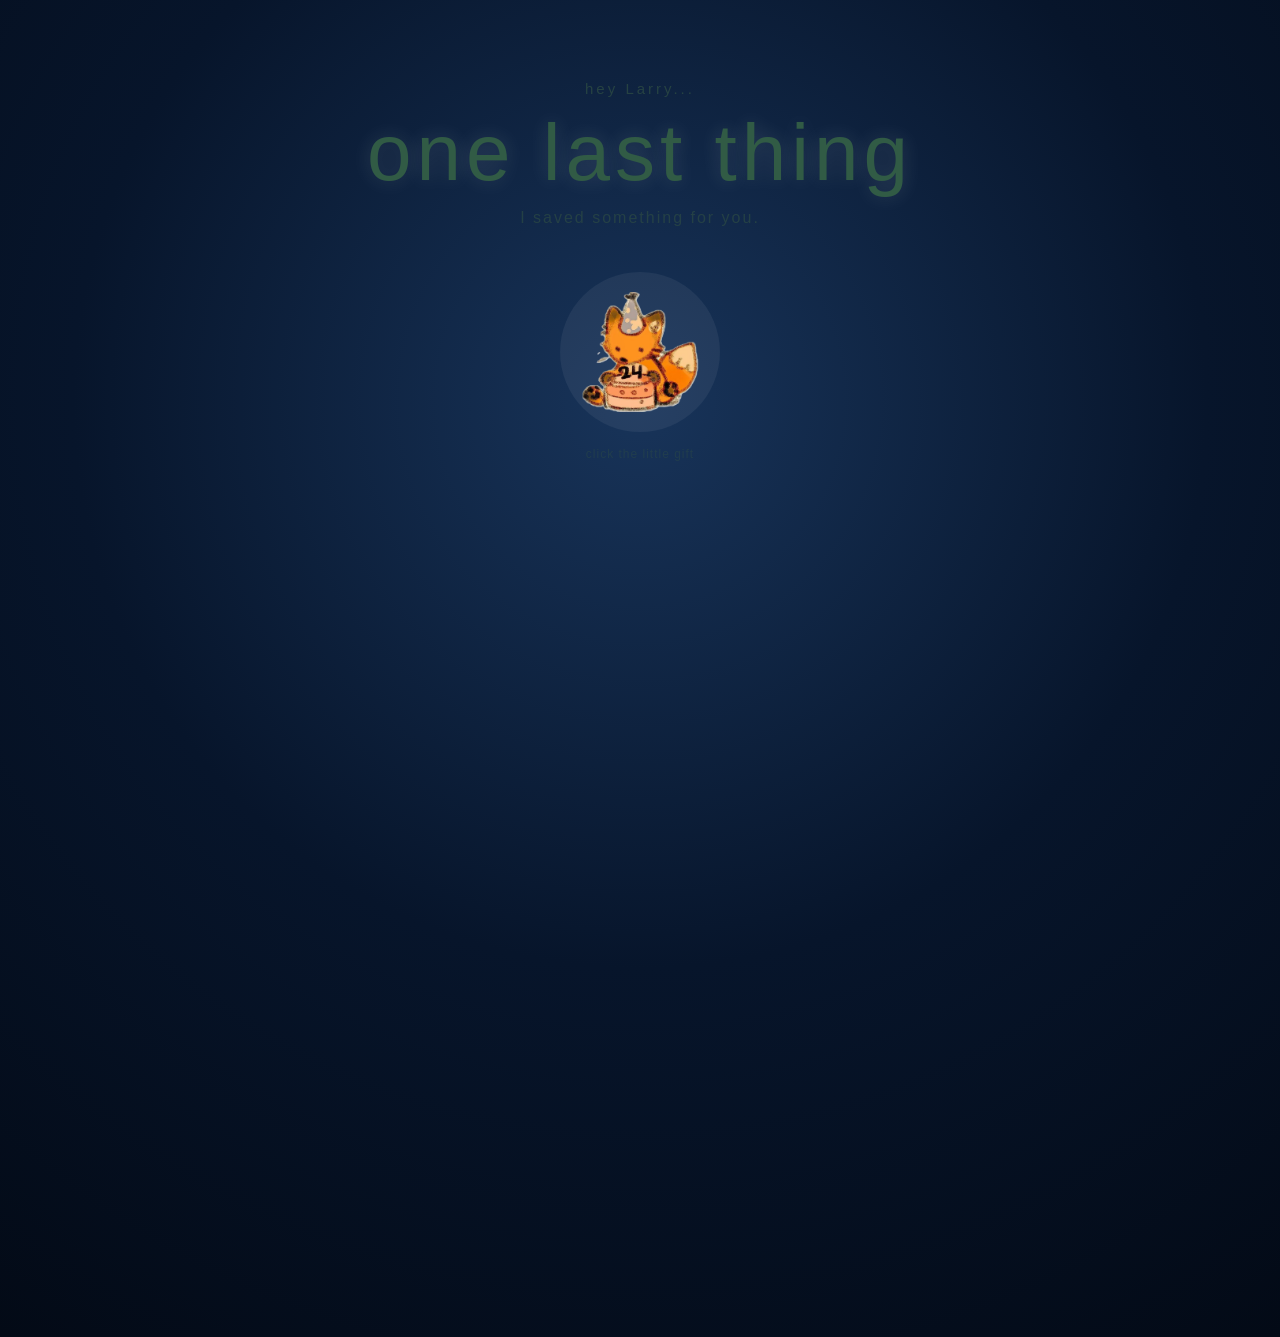
<file: ending.html>
﻿<!DOCTYPE html>
<html lang="en">
<head>
    <meta charset="UTF-8">
    <meta name="viewport" content="width=device-width, initial-scale=1.0">

    <title>One Last Thing ♡</title>

    <link rel="stylesheet" href="style.css">
</head>

<body>

    <main class="ending-page">

        <div class="ending-content">

            <p class="small-text">hey Larry...</p>

            <h1>one last thing</h1>

            <p class="ending-intro">
                I saved something for you.
            </p>

            <button class="gift-button" id="giftButton">
                <img src="fox-cake.png" alt="fox holding a cake">
            </button>

            <p class="gift-hint">
                click the little gift
            </p>


            <div class="final-message" id="finalMessage">

                ```
                <div class="final-star">✦</div>

                <p>
                    You came to my life like a breeze,<br>
                    You filled it with joy and happiness.<br>
                    You made me forget my sorrows and pain.<br>
                    You came to me like sunlight,<br>
                    Lighting up my life again.
                </p>

                <p>
                    I enjoy your company,<br>
                    You’re soft like a whisper in the night,<br>
                    And your words leave me dazzled.
                </p>

                <p>
                    You’re like the sea,<br>
                    Full of secrets and things I wish to know.<br>
                    I wish that one day,<br>
                    You’ll open up to me.
                </p>

                <p>
                    You’re my four-leaf clover,<br>
                    And I’m the luckiest girl in the world<br>
                    Because I have you. ♡
                </p>

                <div class="final-star">☾</div>
                ```

            </div>


        </div>

    </main>


    <script src="ending.js"></script>

</body>
</html>
</file>
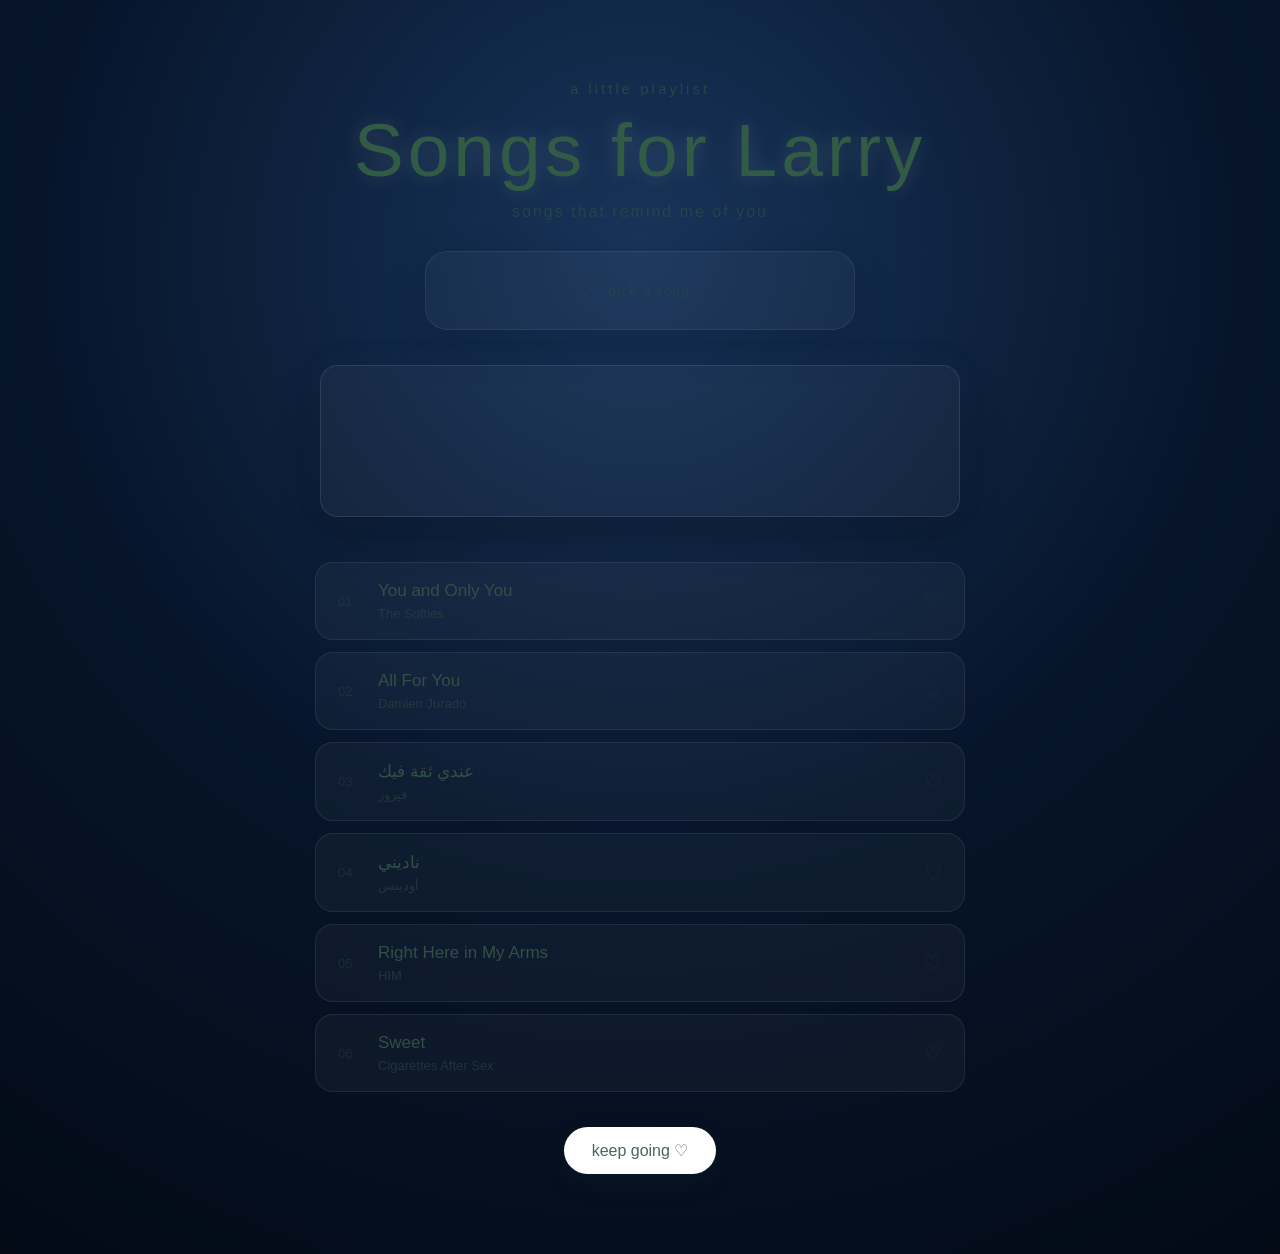
<file: playlist.html>
﻿<!DOCTYPE html>
<html lang="en">
<head>
    <meta charset="UTF-8">
    <meta name="viewport" content="width=device-width, initial-scale=1.0">

    <title>Songs for Larry 🎧</title>

    <link rel="stylesheet" href="style.css">
</head>

<body>

    <main class="playlist-page">

        <div class="playlist-content">

            <p class="small-text">a little playlist</p>

            <h1>Songs for Larry</h1>

            <p class="playlist-intro">
                songs that remind me of you
            </p>


            <!-- Now Playing -->

            <div class="now-playing" id="nowPlaying">
                <span>♡</span>
                <p>pick a song...</p>
            </div>


            <!-- Spotify Player -->

            <div class="spotify-players">
                <div id="spotify-embed" class="spotify-player"></div>
            </div>


            <!-- Songs -->

            <div class="playlist">

                <div class="song"
                     data-spotify="https://open.spotify.com/track/2Jg4ndG629t0z3Ah7yej3G">

                    <span class="song-number">01</span>

                    <div class="song-info">
                        <h2>You and Only You</h2>
                        <p>The Softies</p>
                    </div>

                    <span class="song-symbol">♡</span>

                </div>


                <div class="song"
                     data-spotify="https://open.spotify.com/track/1TdI0wGPuIFGotwAvecb5Z">

                    <span class="song-number">02</span>

                    <div class="song-info">
                        <h2>All For You</h2>
                        <p>Damien Jurado</p>
                    </div>

                    <span class="song-symbol">♡</span>

                </div>


                <div class="song"
                     data-spotify="https://open.spotify.com/track/15RkFbludsMM5yPC8h15gw">

                    <span class="song-number">03</span>

                    <div class="song-info">
                        <h2>عندي ثقة فيك</h2>
                        <p>فيروز</p>
                    </div>

                    <span class="song-symbol">♡</span>

                </div>


                <div class="song"
                     data-spotify="https://open.spotify.com/track/58y6fLuPSyI1MQlojS3MFe">

                    <span class="song-number">04</span>

                    <div class="song-info">
                        <h2>ناديني</h2>
                        <p>أودينس</p>
                    </div>

                    <span class="song-symbol">♡</span>

                </div>


                <div class="song"
                     data-spotify="https://open.spotify.com/track/6ihJQUpNPvjAa07pqOyeW5">

                    <span class="song-number">05</span>

                    <div class="song-info">
                        <h2>Right Here in My Arms</h2>
                        <p>HIM</p>
                    </div>

                    <span class="song-symbol">♡</span>

                </div>


                <div class="song"
                     data-spotify="https://open.spotify.com/track/2KhrPRV0V1FS2l4eQMJUWt">

                    <span class="song-number">06</span>

                    <div class="song-info">
                        <h2>Sweet</h2>
                        <p>Cigarettes After Sex</p>
                    </div>

                    <span class="song-symbol">♡</span>

                </div>

            </div>


            <!-- Next -->

            <a href="one-year.html" class="next-button">
                keep going ♡
            </a>

        </div>

    </main>


    <!-- Spotify iFrame API -->

    <script src="https://open.spotify.com/embed/iframe-api/v1" async></script>

    <script src="playlist.js"></script>

</body>
</html>
</file>
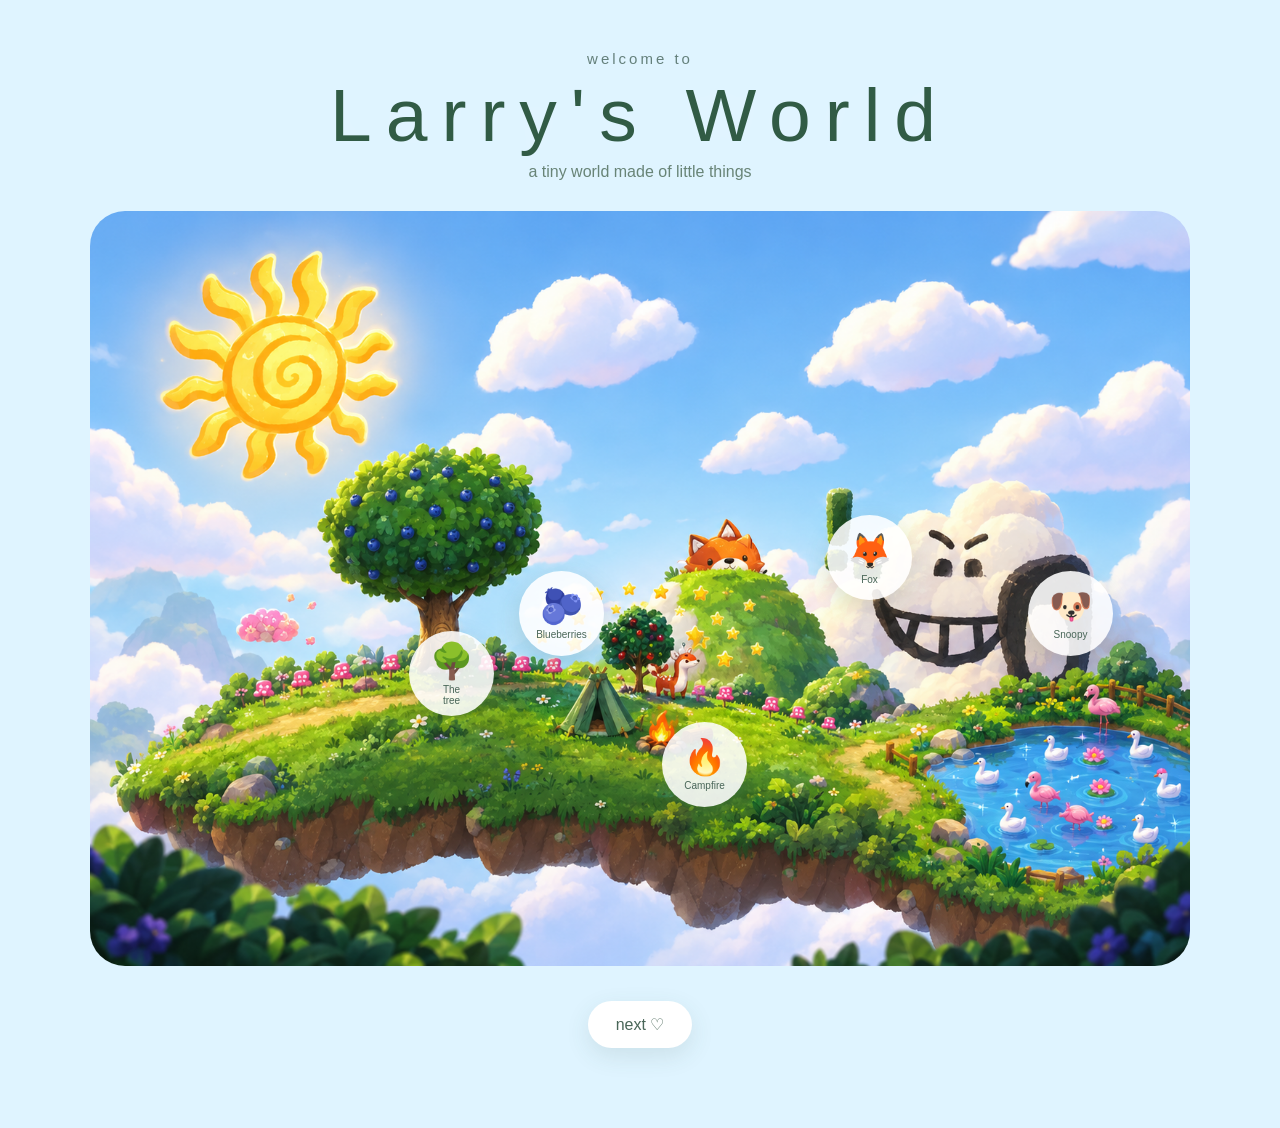
<file: world.html>
﻿<!DOCTYPE html>
<html lang="en">
<head>
    <meta charset="UTF-8">
    <meta name="viewport" content="width=device-width, initial-scale=1.0">

    <title>Larry's World 🦊</title>

    <link rel="stylesheet" href="style.css">
</head>

<body>

    <main class="world">

        <div class="world-content">

            <p class="small-text">welcome to</p>

            <h1>Larry's World</h1>

            <p class="world-intro">
                a tiny world made of little things
            </p>

            <div class="world-map">

                <!-- The illustrated world -->
                <img src="wide_whimsical_colorful_cute_3d_illustrated_st.png"
                     class="map-image"
                     alt="Larry's World">

                <!-- Interactive locations -->

                <button class="world-item fox"
                        data-icon="🦊"
                        data-title="Fox"
                        data-text="A little reminder of one of the things that always makes me think of you.">
                    <span>🦊</span>
                    <small>Fox</small>
                </button>

                <button class="world-item blueberry"
                        data-icon="🫐"
                        data-title="Blueberries"
                        data-text="Little blue berries hiding in Larry's favorite tree.">
                    <span>🫐</span>
                    <small>Blueberries</small>
                </button>

                <button class="world-item tree"
                        data-icon="🌳"
                        data-title="The tree"
                        data-text="The big tree that watches over this tiny little world.">
                    <span>🌳</span>
                    <small>The tree</small>
                </button>

                <button class="world-item snoopy"
                        data-icon="🐶"
                        data-title="Snoopy"
                        data-text="A tiny familiar face in the middle of Larry's world.">
                    <span>🐶</span>
                    <small>Snoopy</small>
                </button>

                <button class="world-item campfire"
                        data-icon="🔥"
                        data-title="Campfire"
                        data-text="A warm little place to sit, talk, and stay awhile.">
                    <span>🔥</span>
                    <small>Campfire</small>
                </button>

            </div>

            <div class="memory-card" id="memoryCard">

                <button class="close-card" id="closeCard">×</button>

                <div class="memory-icon" id="memoryIcon">🦊</div>

                <h2 id="memoryTitle">Fox</h2>

                <p id="memoryText">
                    A little reminder of one of the things
                    that always makes me think of you.
                </p>

            </div>

        </div>

        <a href="playlist.html" class="next-button">
            next ♡
        </a>

    </main>

    <script src="world.js"></script>

</body>
</html>
</file>
<file: style.css>
﻿@import url('https://fonts.googleapis.com/css2?family=Quicksand:wght@400;500;600&display=swap');

* {
    margin: 0;
    padding: 0;
    box-sizing: border-box;
}

body {
    font-family: 'Quicksand', sans-serif;
    background: #07152b;
    color: #f4f1e8;
}

.landing {
    min-height: 100vh;
    position: relative;
    overflow: hidden;
    display: flex;
    align-items: center;
    justify-content: center;
    background: radial-gradient(circle at 50% 35%, #132b50 0%, #07152b 45%, #030a16 100%);
}

.welcome {
    position: relative;
    z-index: 2;
    text-align: center;
    animation: fadeIn 2s ease;
}

.small-text {
    font-size: 18px;
    letter-spacing: 3px;
    opacity: 0.8;
    margin-bottom: 8px;
}

h1 {
    font-size: clamp(60px, 12vw, 130px);
    letter-spacing: 14px;
    font-weight: 500;
    text-shadow: 0 0 20px rgba(255, 255, 255, 0.15);
}

.fox {
    font-size: 75px;
    margin: 10px 0 15px;
    animation: float 3s ease-in-out infinite;
}

.subtitle {
    font-size: 15px;
    letter-spacing: 2px;
    opacity: 0.65;
}

button {
    margin-top: 35px;
    padding: 12px 30px;
    border: 1px solid rgba(255,255,255,0.4);
    border-radius: 30px;
    background: rgba(255,255,255,0.08);
    color: white;
    font-family: inherit;
    font-size: 16px;
    cursor: pointer;
    transition: all 0.3s ease;
}

    button:hover {
        background: rgba(255,255,255,0.18);
        transform: translateY(-3px);
    }


/* Stars */

.stars::before,
.stars::after {
    content: "✦  ·     ⋆      ·   ✧     ·        ✦      ·    ⋆   ·       ✧";
    position: absolute;
    inset: 0;
    font-size: 20px;
    letter-spacing: 30px;
    line-height: 100px;
    opacity: 0.35;
    animation: starsMove 12s linear infinite;
}

.stars::after {
    font-size: 12px;
    opacity: 0.2;
    animation-duration: 18s;
    transform: translateY(50px);
}


/* Animations */

@keyframes fadeIn {
    from {
        opacity: 0;
        transform: translateY(20px);
    }

    to {
        opacity: 1;
        transform: translateY(0);
    }
}

@keyframes float {
    0%, 100% {
        transform: translateY(0);
    }

    50% {
        transform: translateY(-10px);
    }
}

@keyframes starsMove {
    from {
        transform: translateY(0);
    }

    to {
        transform: translateY(100px);
    }
}

.fade-out {
    animation: fadeOut 0.7s ease forwards;
}

@keyframes fadeOut {
    from {
        opacity: 1;
    }

    to {
        opacity: 0;
    }
}


/* Playlist Page */

.playlist-page {
    min-height: 100vh;
    padding: 80px 20px;
    display: flex;
    justify-content: center;
    background: radial-gradient(circle at 50% 20%, #18345a 0%, #07152b 50%, #030a16 100%);
}

.playlist-content {
    width: min(100%, 650px);
    text-align: center;
    animation: fadeIn 1.5s ease;
}

    .playlist-content h1 {
        font-size: clamp(40px, 8vw, 75px);
        letter-spacing: 4px;
        margin: 10px 0;
    }

.playlist-intro {
    opacity: 0.6;
    letter-spacing: 2px;
    margin-bottom: 50px;
}


/* Songs */

.playlist {
    display: flex;
    flex-direction: column;
    gap: 12px;
}

.song {
    display: flex;
    align-items: center;
    padding: 18px 22px;
    text-align: left;
    border: 1px solid rgba(255, 255, 255, 0.08);
    border-radius: 18px;
    background: rgba(255, 255, 255, 0.035);
    transition: transform 0.3s ease, background 0.3s ease, border-color 0.3s ease;
}

    .song:hover {
        transform: translateX(6px);
        background: rgba(255, 255, 255, 0.08);
        border-color: rgba(255, 255, 255, 0.18);
    }

.song-number {
    width: 40px;
    font-size: 13px;
    opacity: 0.35;
}

.song-info {
    flex: 1;
}

    .song-info h2 {
        font-size: 17px;
        font-weight: 500;
        margin-bottom: 5px;
    }

    .song-info p {
        font-size: 13px;
        opacity: 0.5;
    }

.song-symbol {
    font-size: 20px;
    opacity: 0.35;
    transition: transform 0.3s ease;
}

.song:hover .song-symbol {
    transform: scale(1.2);
    opacity: 0.8;
}


/* Mobile */

@media (max-width: 600px) {

    .playlist-page {
        padding: 60px 15px;
    }

    .song {
        padding: 16px;
    }

    .song-info h2 {
        font-size: 15px;
    }
}
/* Now Playing */

.now-playing {
    display: flex;
    align-items: center;
    justify-content: center;
    gap: 10px;
    margin: -25px auto 30px;
    min-height: 30px;
    opacity: 0.65;
    font-size: 13px;
    letter-spacing: 1px;
    transition: all 0.3s ease;
}

    .now-playing span {
        font-size: 18px;
    }


/* Selected Song */

.song.selected {
    background: rgba(255, 255, 255, 0.1);
    border-color: rgba(255, 255, 255, 0.25);
    transform: translateX(8px);
}

    .song.selected .song-symbol {
        opacity: 1;
        transform: scale(1.2);
    }
/* Now Playing Card */

.now-playing {
    width: min(90%, 430px);
    margin: -20px auto 35px;
    padding: 20px 25px;
    border: 1px solid rgba(255, 255, 255, 0.1);
    border-radius: 22px;
    background: rgba(255, 255, 255, 0.05);
    box-shadow: 0 15px 40px rgba(0, 0, 0, 0.2);
    transition: all 0.35s ease;
}

    .now-playing span {
        display: block;
        font-size: 25px;
        margin-bottom: 8px;
    }

    .now-playing p {
        margin: 0;
        font-size: 14px;
        letter-spacing: 1px;
        opacity: 0.7;
    }

    .now-playing.active {
        background: rgba(255, 255, 255, 0.09);
        transform: translateY(-3px);
    }
/* One Year Scrapbook */

.one-year-page {
    min-height: 100vh;
    padding: 80px 20px;
    overflow: hidden;
    ``` background: radial-gradient(circle at 50% 20%, #18345a 0%, #07152b 50%, #030a16 100%);
    ```
}

.one-year-content {
    width: min(100%, 950px);
    margin: auto;
    text-align: center;
    animation: fadeIn 1.5s ease;
}

    .one-year-content h1 {
        font-size: clamp(50px, 9vw, 90px);
        letter-spacing: 5px;
        margin: 10px 0;
    }

.one-year-intro {
    opacity: 0.6;
    letter-spacing: 2px;
    margin-bottom: 45px;
}

/* Scrapbook */

.scrapbook {
    position: relative;
    ``` width: min(100%, 900px);
    height: 700px;
    margin: auto;
    background: radial-gradient( circle at 20% 20%, rgba(255,255,255,0.035), transparent 30% );
    border-radius: 30px;
    border: 1px solid rgba(255,255,255,0.06);
    box-shadow: inset 0 0 80px rgba(0,0,0,0.15), 0 25px 70px rgba(0,0,0,0.25);
    ```
}

/* Photos */

.memory-photo {
    position: absolute;
    ``` width: 250px;
    padding: 12px 12px 18px;
    background: #eee8d6;
    color: #182238;
    box-shadow: 0 15px 35px rgba(0,0,0,0.3);
    transition: transform 0.4s ease, box-shadow 0.4s ease;
    z-index: 2;
    ```
}

    .memory-photo:hover {
        transform: rotate(0deg) scale(1.06) translateY(-8px);
        ``` box-shadow: 0 25px 50px rgba(0,0,0,0.4);
        z-index: 10;
        ```
    }

/* Image */

.photo-frame {
    width: 100%;
    height: 210px;
    ``` overflow: hidden;
    background: #d8d2c1;
    ```
}

    .photo-frame img {
        width: 100%;
        height: 100%;
        ``` display: block;
        object-fit: cover;
        ```
    }

/* Captions */

.memory-photo p {
    margin-top: 13px;
    ``` font-family: 'Quicksand', sans-serif;
    font-size: 14px;
    letter-spacing: 1px;
    text-align: center;
    ```
}

/* Tape / little decoration */

.tape {
    position: absolute;
    ``` top: -10px;
    left: 50%;
    transform: translateX(-50%);
    font-size: 20px;
    opacity: 0.65;
    ```
}

/* Photo Positions */

.photo-one {
    top: 45px;
    left: 70px;
    ``` transform: rotate(-6deg);
    ```
}

.photo-two {
    top: 30px;
    right: 75px;
    ``` transform: rotate(5deg);
    ```
}

.photo-three {
    top: 250px;
    left: 325px;
    ``` transform: rotate(-2deg);
    ```
}

.photo-four {
    bottom: 35px;
    left: 95px;
    ``` transform: rotate(4deg);
    ```
}

.photo-five {
    bottom: 25px;
    right: 85px;
    ``` transform: rotate(-5deg);
    ```
}

/* Decorations */

.scrapbook-decoration {
    position: absolute;
    ``` font-size: 28px;
    opacity: 0.45;
    z-index: 1;
    ```
}

.decoration-one {
    top: 210px;
    left: 260px;
}

.decoration-two {
    top: 220px;
    right: 250px;
    ``` font-size: 22px;
    ```
}

.decoration-three {
    bottom: 250px;
    left: 440px;
    ``` font-size: 30px;
    ```
}

/* Ending */

.scrapbook-ending {
    margin-top: 35px;
    ``` font-size: 14px;
    letter-spacing: 2px;
    opacity: 0.55;
    ```
}

/* Mobile */

@media (max-width: 700px) {

    ```
    .one-year-page {
        padding: 60px 15px;
    }

    .scrapbook {
        height: auto;
        display: flex;
        flex-direction: column;
        align-items: center;
        gap: 35px;
        padding: 35px 10px;
    }

    .memory-photo {
        position: relative;
        top: auto;
        right: auto;
        bottom: auto;
        left: auto;
        width: min(90%, 300px);
    }

    .photo-frame {
        height: 240px;
    }

    .photo-one,
    .photo-two,
    .photo-three,
    .photo-four,
    .photo-five {
        transform: rotate(0deg);
    }

    .photo-one {
        transform: rotate(-2deg);
    }

    .photo-two {
        transform: rotate(2deg);
    }

    .photo-three {
        transform: rotate(-1deg);
    }

    .photo-four {
        transform: rotate(2deg);
    }

    .photo-five {
        transform: rotate(-2deg);
    }

    .scrapbook-decoration {
        display: none;
    }
}

/* Ending Page */

.ending-page {
    min-height: 100vh;
    padding: 80px 20px;
    display: flex;
    justify-content: center;
    align-items: center;
    text-align: center;
    background: radial-gradient(circle at 50% 30%, #18345a 0%, #07152b 50%, #030a16 100%);
}

.ending-content {
    width: min(100%, 650px);
    animation: fadeIn 1.5s ease;
}

    .ending-content h1 {
        font-size: clamp(45px, 8vw, 80px);
        letter-spacing: 5px;
        margin: 10px 0;
    }

.ending-intro {
    opacity: 0.6;
    letter-spacing: 2px;
}


/* Gift */

.gift-button {
    margin-top: 45px;
    padding: 20px;
    border: none;
    border-radius: 50%;
    background: rgba(255, 255, 255, 0.06);
    font-size: 65px;
    cursor: pointer;
    transition: all 0.4s ease;
}

    .gift-button:hover {
        background: rgba(255, 255, 255, 0.12);
        transform: translateY(-8px) scale(1.08);
    }

.gift-hint {
    margin-top: 15px;
    font-size: 12px;
    letter-spacing: 1px;
    opacity: 0.4;
}


/* Final Message */

.final-message {
    margin: 45px auto 0;
    padding: 40px 30px;
    width: min(100%, 600px);
    border: 1px solid rgba(255, 255, 255, 0.1);
    border-radius: 25px;
    background: rgba(255, 255, 255, 0.04);
    opacity: 0;
    visibility: hidden;
    transform: translateY(20px) scale(0.97);
    transition: all 0.7s ease;
}

    .final-message.show {
        opacity: 1;
        visibility: visible;
        transform: translateY(0) scale(1);
    }

    .final-message p {
        line-height: 2;
        font-size: 15px;
        opacity: 0.75;
        margin: 25px 0;
    }

.final-star {
    font-size: 25px;
    opacity: 0.6;
}
/* Page Transitions */

body {
    animation: pageEnter 0.8s ease;
}

@keyframes pageEnter {
    from {
        opacity: 0;
    }

    to {
        opacity: 1;
    }
}

.page-leaving {
    animation: pageLeave 0.6s ease forwards;
}

@keyframes pageLeave {
    from {
        opacity: 1;
    }

    to {
        opacity: 0;
    }
}
/* Spotify Player */

.spotify-players {
    width: min(100%, 650px);
    margin: 30px auto 45px;
    padding: 0 5px;
}

.spotify-player {
    width: 100%;
    min-height: 152px;
    border-radius: 18px;
    overflow: hidden;
    background: rgba(255, 255, 255, 0.035);
    border: 1px solid rgba(255, 255, 255, 0.1);
    box-shadow: 0 15px 40px rgba(0, 0, 0, 0.25), 0 0 30px rgba(80, 120, 180, 0.08);
    transition: transform 0.4s ease, box-shadow 0.4s ease;
}

    .spotify-player:hover {
        transform: translateY(-3px);
        box-shadow: 0 20px 50px rgba(0, 0, 0, 0.3), 0 0 35px rgba(100, 140, 200, 0.12);
    }

    .spotify-player iframe {
        display: block;
        width: 100%;
        border: none;
    }

.gift-button img {
    width: 120px;
    height: 120px;
    object-fit: contain;
    display: block;
}

* {
    box-sizing: border-box;
}

body {
    margin: 0;
    min-height: 100vh;
    font-family: "Trebuchet MS", sans-serif;
    background: #dff4ff;
    color: #315044;
}

.world {
    min-height: 100vh;
    padding: 50px 20px 80px;
    text-align: center;
    overflow: hidden;
}

.world-content {
    max-width: 1200px;
    margin: auto;
}

.small-text {
    margin: 0;
    font-size: 15px;
    letter-spacing: 3px;
    opacity: .7;
}

h1 {
    margin: 5px 0;
    font-size: clamp(40px, 7vw, 75px);
    color: #315b45;
}

.world-intro {
    margin-top: 5px;
    color: #688477;
}

/* MAP */

.world-map {
    position: relative;
    width: min(1100px, 100%);
    margin: 30px auto 0;
}

.map-image {
    display: block;
    width: 100%;
    height: auto;
    border-radius: 35px;
}

/* INTERACTIVE BUTTONS */

.world-item {
    position: absolute;
    width: 85px;
    height: 85px;
    border: 0;
    border-radius: 50%;
    background: rgba(255, 255, 255, .88);
    box-shadow: 0 8px 25px rgba(60, 90, 70, .18);
    cursor: pointer;
    display: flex;
    flex-direction: column;
    justify-content: center;
    align-items: center;
    transition: transform .25s ease, box-shadow .25s ease;
}

    .world-item span {
        font-size: 35px;
    }

    .world-item small {
        margin-top: 2px;
        font-size: 10px;
        color: #496658;
    }

    .world-item:hover {
        transform: translateY(-8px) scale(1.08);
        box-shadow: 0 15px 35px rgba(60, 90, 70, .25);
    }

/*
    Positions are relative to the illustrated map.
*/

.fox {
    left: 67%;
    top: 39%;
}

.blueberry {
    left: 39%;
    top: 43%;
}

.tree {
    left: 29%;
    top: 51%;
}

.snoopy {
    right: 7%;
    top: 43%;
}

.campfire {
    left: 52%;
    top: 63%;
}

/* MEMORY CARD */

.memory-card {
    position: fixed;
    left: 50%;
    bottom: 35px;
    transform: translateX(-50%) translateY(130px);
    width: min(430px, calc(100% - 35px));
    padding: 28px 30px;
    background: rgba(255, 255, 255, .96);
    border-radius: 28px;
    box-shadow: 0 20px 60px rgba(55, 80, 65, .22);
    opacity: 0;
    pointer-events: none;
    transition: transform .35s ease, opacity .35s ease;
    z-index: 20;
}

    .memory-card.active {
        transform: translateX(-50%) translateY(0);
        opacity: 1;
        pointer-events: auto;
    }

.close-card {
    position: absolute;
    right: 15px;
    top: 12px;
    border: 0;
    background: none;
    font-size: 28px;
    color: #789083;
    cursor: pointer;
}

.memory-icon {
    font-size: 55px;
}

.memory-card h2 {
    margin: 8px 0;
    color: #315b45;
}

.memory-card p {
    line-height: 1.7;
    color: #6b7f73;
}

/* NEXT */

.next-button {
    display: inline-block;
    margin-top: 35px;
    padding: 14px 28px;
    border-radius: 30px;
    background: #fff;
    color: #496658;
    text-decoration: none;
    box-shadow: 0 8px 25px rgba(60, 90, 70, .12);
    transition: transform .2s ease;
}

    .next-button:hover {
        transform: translateY(-3px);
    }

/* MOBILE */

@media (max-width: 700px) {

    .world {
        padding-top: 30px;
    }

    .world-item {
        width: 55px;
        height: 55px;
    }

        .world-item span {
            font-size: 23px;
        }

        .world-item small {
            display: none;
        }

    .fox {
        left: 66%;
        top: 40%;
    }

    .blueberry {
        left: 38%;
        top: 43%;
    }

    .tree {
        left: 27%;
        top: 52%;
    }

    .snoopy {
        right: 6%;
        top: 43%;
    }

    .campfire {
        left: 51%;
        top: 64%;
    }
</file>
